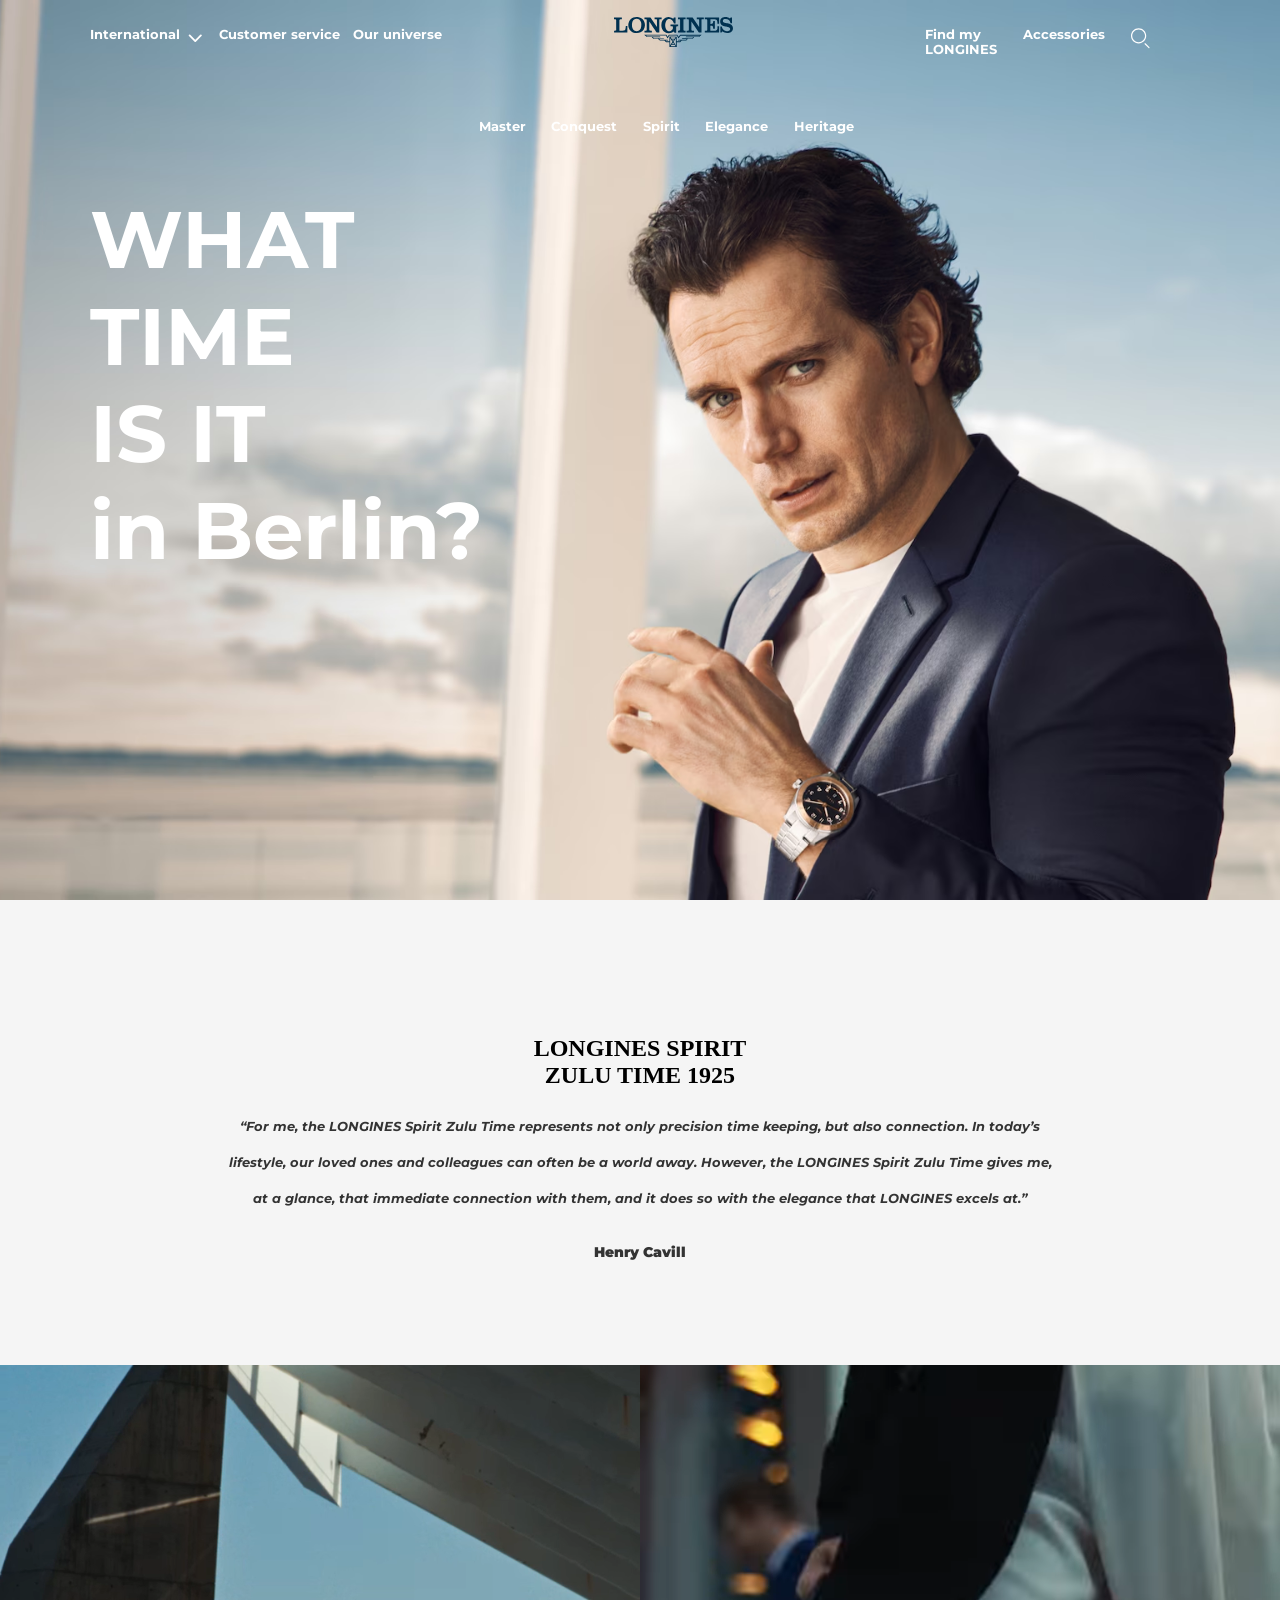
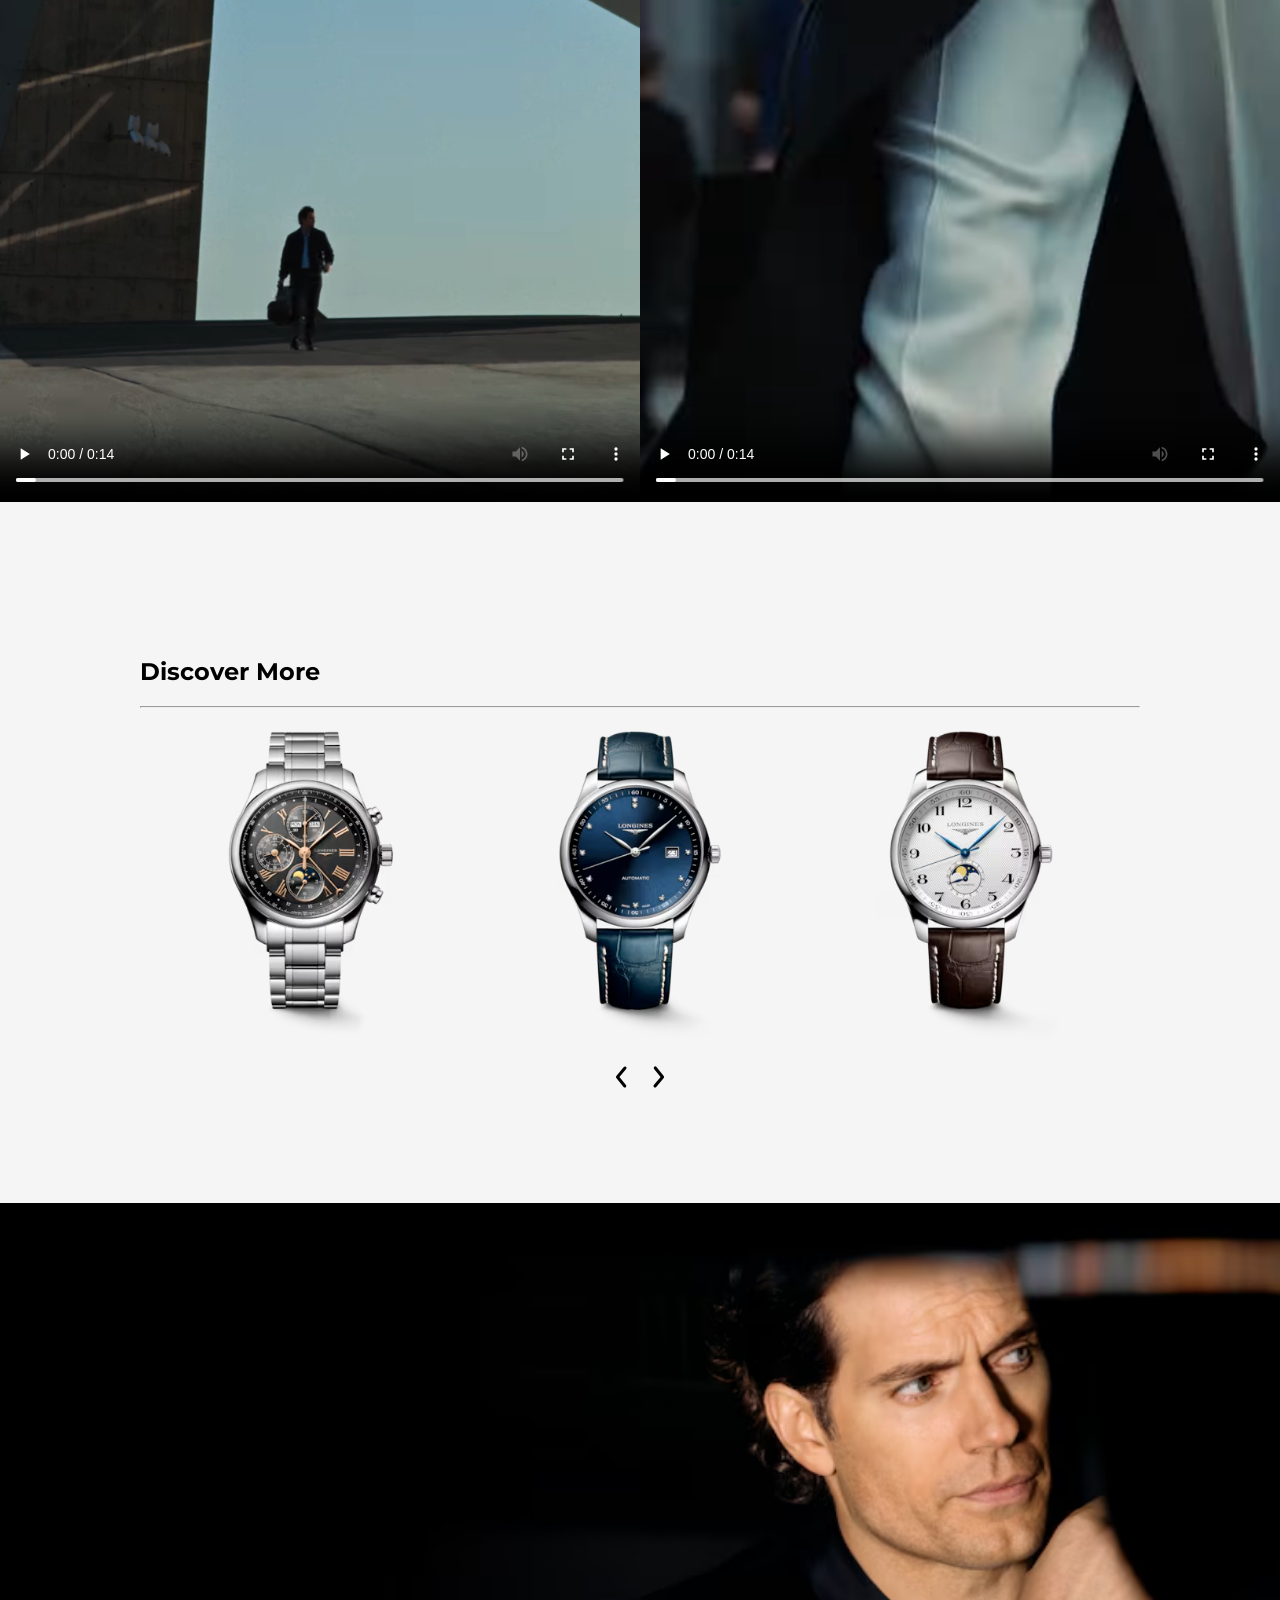
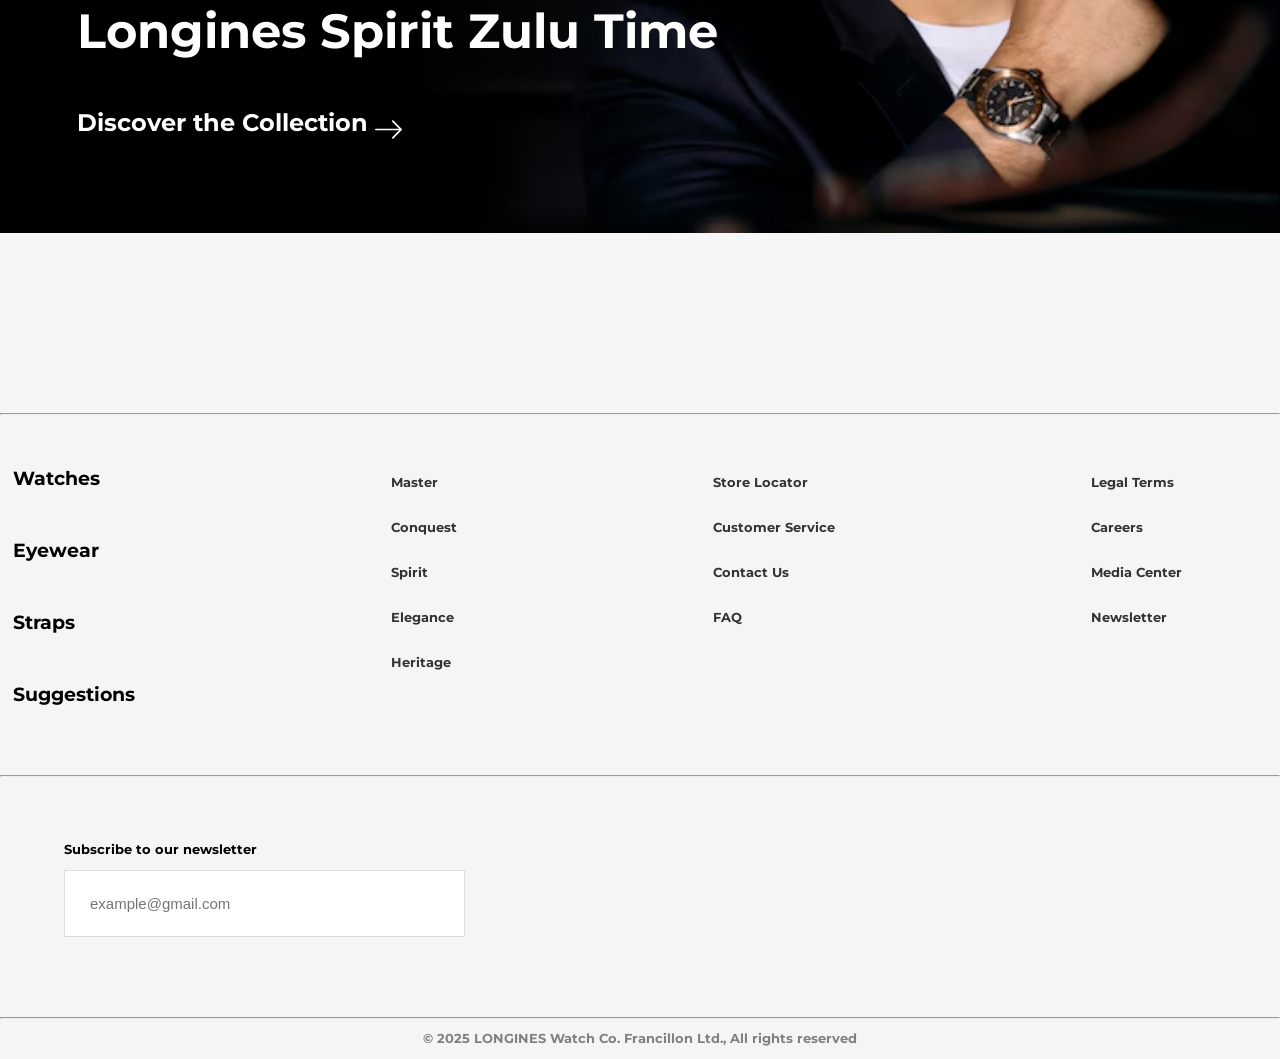
<file: index.html>
<!DOCTYPE html>
<html lang="en">

<head>
    <meta charset="UTF-8" />
    <meta name="viewport" content="width=device-width, initial-scale=1.0" />
    <title>LONGINES</title>
    <link rel="stylesheet" href="style.css">
    <link rel="icon" type="image/x-icon" href="images/longinesLogo.svg" />
    <link href="https://fonts.googleapis.com/css2?family=Montserrat:wght@300;400;600&display=swap" rel="stylesheet">
</head>

<body>

    <div class="first">
        <div class="header-parent">
            <div class="header-div">
                <div class="top-left-header">
                    <nav>
                        <div class="international">

                            <a href="#">International
                                <svg class="down-arrow" xmlns="http://www.w3.org/2000/svg" viewBox="0 0 24 24"
                                    fill="none" stroke="currentColor" stroke-width="2" stroke-linecap="round"
                                    stroke-linejoin="round">
                                    <polyline points="6 9 12 15 18 9" />
                                </svg>
                            </a>


                        </div>
                        <a class="customer-service" href="#">Customer service</a>
                        <a class="our-universe" href="#">Our universe</a>
                    </nav>



                </div>
                <div class="header-title">
                    <h1>
                        <a href="#">
                            <img src="images/title-image-icon.svg" alt="Title Icon" />
                        </a>
                    </h1>
                </div>

                <div class="top-right-header">
                    <nav>
                        <a href="#">Find my LONGINES</a>
                        <a href="#">Accessories</a>
                        <a href="#">
                            <svg width="19" height="20" viewBox="0 0 19 20" fill="none"
                                xmlns="http://www.w3.org/2000/svg" role="presentation" focusable="false">
                                <path
                                    d="M7.62 1.22C11.15 1.22 14.02 4.09 14.02 7.62C14.02 11.15 11.15 14.02 7.62 14.02C4.09 14.02 1.22 11.15 1.22 7.62C1.22 4.09 4.09 1.22 7.62 1.22ZM7.62 0C3.41 0 0 3.41 0 7.62C0 11.83 3.41 15.24 7.62 15.24C11.83 15.24 15.24 11.83 15.24 7.62C15.24 3.41 11.83 0 7.62 0Z"
                                    fill="currentColor"></path>
                                <path
                                    d="M18.0001 19.9999C17.8401 19.9999 17.6901 19.9399 17.5701 19.8199L13.6601 15.9299C13.4201 15.6899 13.4201 15.3099 13.6601 15.0699C13.9001 14.8299 14.2801 14.8299 14.5201 15.0699L18.4301 18.9599C18.6701 19.1999 18.6701 19.5799 18.4301 19.8199C18.3101 19.9399 18.1501 19.9999 18.0001 19.9999Z"
                                    fill="currentColor"></path>
                            </svg>
                        </a>
                    </nav>

                </div>

                <div class="hamburger">
                    <svg class="ham-btn" width="24" height="24" viewBox="0 0 24 24" fill="none"
                        xmlns="http://www.w3.org/2000/svg">
                        <path d="M4 6H20" stroke="white" stroke-width="1.7" stroke-linecap="round" />
                        <path d="M4 12H20" stroke="white" stroke-width="1.7" stroke-linecap="round" />
                        <path d="M4 18H20" stroke="white" stroke-width="1.7" stroke-linecap="round" />
                    </svg>
                </div>

                <div class="cross-icon"><svg width="21" height="21" viewBox="0 0 21 21" fill="black"
                        xmlns="http://www.w3.org/2000/svg" role="presentation" focusable="false">
                        <path
                            d="M11.4125 10.9921L19.7125 2.69898C20.1025 2.30884 20.1025 1.6786 19.7125 1.28845C19.3225 0.898307 18.6925 0.898307 18.3025 1.28845L10.0025 9.58156L1.7125 1.27845C1.3225 0.888303 0.6825 0.888303 0.2925 1.27845C-0.0975 1.6686 -0.0975 2.30884 0.2925 2.69898L8.5925 10.9921L0.2925 19.2852C-0.0975 19.6754 -0.0975 20.3056 0.2925 20.6957C0.4925 20.8958 0.7425 20.9858 1.0025 20.9858C1.2625 20.9858 1.5125 20.8858 1.7125 20.6957L10.0025 12.4026L18.2925 20.6957C18.4925 20.8958 18.7425 20.9858 19.0025 20.9858C19.2625 20.9858 19.5125 20.8858 19.7125 20.6957C20.1025 20.3056 20.1025 19.6754 19.7125 19.2852L11.4125 10.9921Z">
                        </path>
                    </svg></div>
                <div class="hamburger-menu">
                    <a href="#">Master</a><svg width="20" height="21" viewBox="0 0 20 21" fill="black"
                        xmlns="http://www.w3.org/2000/svg" role="presentation" focusable="false"
                        class="MenuLevel1_Arrow__jFG4V">
                        <path
                            d="M15.4546 10.7133C15.4546 10.4834 15.3646 10.2435 15.1847 10.0736L6.09927 0.988127C5.74945 0.628307 5.16974 0.628307 4.81991 0.988127C4.47009 1.34795 4.46009 1.91766 4.81991 2.26749L13.2557 10.7133L4.81991 19.159C4.46009 19.5189 4.46009 20.0886 4.81991 20.4484C5.17973 20.8082 5.74945 20.8082 6.10927 20.4484L15.1847 11.3529C15.3646 11.173 15.4546 10.9431 15.4546 10.7133Z">
                        </path>
                    </svg>

                    <a href="#">Conquest</a><svg width="20" height="21" viewBox="0 0 20 21" fill="black"
                        xmlns="http://www.w3.org/2000/svg" role="presentation" focusable="false"
                        class="MenuLevel1_Arrow__jFG4V">
                        <path
                            d="M15.4546 10.7133C15.4546 10.4834 15.3646 10.2435 15.1847 10.0736L6.09927 0.988127C5.74945 0.628307 5.16974 0.628307 4.81991 0.988127C4.47009 1.34795 4.46009 1.91766 4.81991 2.26749L13.2557 10.7133L4.81991 19.159C4.46009 19.5189 4.46009 20.0886 4.81991 20.4484C5.17973 20.8082 5.74945 20.8082 6.10927 20.4484L15.1847 11.3529C15.3646 11.173 15.4546 10.9431 15.4546 10.7133Z">
                        </path>
                    </svg>

                    <a href="#">Spirit</a><svg width="20" height="21" viewBox="0 0 20 21" fill="black"
                        xmlns="http://www.w3.org/2000/svg" role="presentation" focusable="false"
                        class="MenuLevel1_Arrow__jFG4V">
                        <path
                            d="M15.4546 10.7133C15.4546 10.4834 15.3646 10.2435 15.1847 10.0736L6.09927 0.988127C5.74945 0.628307 5.16974 0.628307 4.81991 0.988127C4.47009 1.34795 4.46009 1.91766 4.81991 2.26749L13.2557 10.7133L4.81991 19.159C4.46009 19.5189 4.46009 20.0886 4.81991 20.4484C5.17973 20.8082 5.74945 20.8082 6.10927 20.4484L15.1847 11.3529C15.3646 11.173 15.4546 10.9431 15.4546 10.7133Z">
                        </path>
                    </svg>

                    <a href="#" class="elegance">Elegance</a><svg width="20" height="21" viewBox="0 0 20 21"
                        fill="black" xmlns="http://www.w3.org/2000/svg" role="presentation" focusable="false"
                        class="MenuLevel1_Arrow__jFG4V">
                        <path
                            d="M15.4546 10.7133C15.4546 10.4834 15.3646 10.2435 15.1847 10.0736L6.09927 0.988127C5.74945 0.628307 5.16974 0.628307 4.81991 0.988127C4.47009 1.34795 4.46009 1.91766 4.81991 2.26749L13.2557 10.7133L4.81991 19.159C4.46009 19.5189 4.46009 20.0886 4.81991 20.4484C5.17973 20.8082 5.74945 20.8082 6.10927 20.4484L15.1847 11.3529C15.3646 11.173 15.4546 10.9431 15.4546 10.7133Z">
                        </path>
                    </svg>


                    <a href="#" class="heritage">Heritage</a><svg width="20" height="21" viewBox="0 0 20 21"
                        fill="black" xmlns="http://www.w3.org/2000/svg" role="presentation" focusable="false"
                        class="MenuLevel1_Arrow__jFG4V">
                        <path
                            d="M15.4546 10.7133C15.4546 10.4834 15.3646 10.2435 15.1847 10.0736L6.09927 0.988127C5.74945 0.628307 5.16974 0.628307 4.81991 0.988127C4.47009 1.34795 4.46009 1.91766 4.81991 2.26749L13.2557 10.7133L4.81991 19.159C4.46009 19.5189 4.46009 20.0886 4.81991 20.4484C5.17973 20.8082 5.74945 20.8082 6.10927 20.4484L15.1847 11.3529C15.3646 11.173 15.4546 10.9431 15.4546 10.7133Z">
                        </path>
                    </svg>


                </div>






            </div>

            <div class="main-navbar">
                <nav>
                    <div class="master">
                        <a href="#">Master</a>
                    </div>
                    <div class="conquest">
                        <a href="#">Conquest</a>
                    </div>
                    <div class="spirit">
                        <a href="#">Spirit</a>
                    </div>
                    <div class="elegance">
                        <a href="#">Elegance</a>
                    </div>
                    <div class="heritage">
                        <a href="#">Heritage</a>
                    </div>

                </nav>
            </div>
        </div>



        <div class="main-changing-text">
            <span>WHAT</span><span>TIME</span><span>IS IT</span>
            <span id="changing-text">THERE?</span>
        </div>

    </div>



    <div class="main-desc">
        <h2>LONGINES SPIRIT<br>ZULU TIME 1925</h2>
        <p>
            “For me, the LONGINES Spirit Zulu Time represents not only precision time keeping, but also connection.
            In today’s lifestyle, our loved ones and colleagues can often be a world away.
            However, the LONGINES Spirit Zulu Time gives me, at a glance, that immediate connection with them,
            and it does so with the elegance that LONGINES excels at.”
        </p>
        <span>Henry Cavill</span>
    </div>
    <div class="videos">
        <video id="video1" src="videos/video-left.webm" loop controls></video>
        <video id="video2" src="videos/video-right.webm" loop controls></video>
    </div>

    <div class="slider">
        <h2>Discover More</h2>
        <hr>
        <div class="slider-track">
            <div class="slide"><img src="images/Master Collection Chronograph image.avif" alt="Slide 1"></div>
            <div class="slide"><img src="images/master collection image.avif" alt="Slide 2"></div>
            <div class="slide"><img src="images/Master Collection Moonphase.avif" alt="Slide 3"></div>
            <div class="slide"><img src="images/The Longines Master Collection GMT.avif" alt="Slide 4"></div>
        </div>
        <div class="slider-nav">
            <svg class="prev" viewBox="0 0 24 24" xmlns="http://www.w3.org/2000/svg">
                <path
                    d="M13.83 19a1 1 0 0 1-.78-.37l-4.83-6a1 1 0 0 1 0-1.27l5-6a1 1 0 0 1 1.54 1.28L10.29 12l4.32 5.36a1 1 0 0 1-.78 1.64z" />
            </svg>
            <svg class="next" viewBox="0 0 24 24">
                <path
                    d="M10 19a1 1 0 0 1-.64-.23 1 1 0 0 1-.13-1.41L13.71 12 9.39 6.63a1 1 0 0 1 .15-1.41 1 1 0 0 1 1.46.15l4.83 6a1 1 0 0 1 0 1.27l-5 6A1 1 0 0 1 10 19z" />
            </svg>
        </div>
    </div>


    <div class="last-image">
        <div class="last-image-text">
            <p>Longines Spirit Zulu Time</p>
            <a href="#"> Discover the Collection <svg viewBox="0 0 32 32" xmlns="http://www.w3.org/2000/svg">
                    <path
                        d="M32 16.009c0-.267-.11-.522-.293-.714l-9.899-9.999c-.391-.395-1.024-.394-1.414 0-.391.394-.391 1.034 0 1.428l8.193 8.275H1c-.552 0-1 .452-1 1.01s.448 1.01 1 1.01h27.586l-8.192 8.275c-.391.394-.39 1.034 0 1.428.391.394 1.024.394 1.414 0l9.899-9.999C31.894 16.534 31.997 16.274 32 16.009z" />
                </svg></a>
        </div>

    </div>
    <footer>
        <hr />
        <div class="footer">
            <div class="footer-list-1">
                <a href="#">Watches</a>
                <a href="#">Eyewear</a>
                <a href="#">Straps</a>
                <a href="#">Suggestions</a>
            </div>

            <div class="footer-list-2">
                <a href="#">Master</a>
                <a href="#">Conquest</a>
                <a href="#">Spirit</a>
                <a href="#">Elegance</a>
                <a href="#">Heritage</a>
            </div>

            <div class="footer-list-3">
                <a href="#">Store Locator</a>
                <a href="#">Customer Service</a>
                <a href="#">Contact Us</a>
                <a href="#">FAQ</a>
            </div>

            <div class="footer-list-4">
                <a href="#">Legal Terms</a>
                <a href="#">Careers</a>
                <a href="#">Media Center</a>
                <a href="#">Newsletter</a>
            </div>
        </div>
        <div class="footer-responsive">
            <div class="menu-container">
                <div class="menu-item" onclick="toggleExpand(this)">
                    <span class="menu-text">Products</span>
                    <div class="dropdown-icon">
                        <svg viewBox="0 0 20 20" fill="none" xmlns="http://www.w3.org/2000/svg">
                            <circle cx="10" cy="10" r="9" stroke="#4a90e2" stroke-width="2" fill="none" />
                            <path d="m7 9 3 3 3-3" stroke="#4a90e2" stroke-width="2" stroke-linecap="round"
                                stroke-linejoin="round" />
                        </svg>
                    </div>
                </div>
                <div class="submenu">
                    <div class="submenu-item">Watches</div>
                    <div class="submenu-item">Eyewear</div>
                    <div class="submenu-item">Straps</div>
                    <div class="submenu-item">Suggestions</div>
                </div>

                <div class="menu-item" onclick="toggleExpand(this)">
                    <span class="menu-text">Atmospheres</span>
                    <div class="dropdown-icon">
                        <svg viewBox="0 0 20 20" fill="none" xmlns="http://www.w3.org/2000/svg">
                            <circle cx="10" cy="10" r="9" stroke="#4a90e2" stroke-width="2" fill="none" />
                            <path d="m7 9 3 3 3-3" stroke="#4a90e2" stroke-width="2" stroke-linecap="round"
                                stroke-linejoin="round" />
                        </svg>
                    </div>
                </div>
                <div class="submenu">
                    <div class="submenu-item">Master</div>
                    <div class="submenu-item">Conquest</div>
                    <div class="submenu-item">Spirit</div>
                    <div class="submenu-item">Elegance</div>
                    <div class="submenu-item">Heritage</div>
                </div>

                <div class="menu-item" onclick="toggleExpand(this)">
                    <span class="menu-text">Assistance</span>
                    <div class="dropdown-icon">
                        <svg viewBox="0 0 20 20" fill="none" xmlns="http://www.w3.org/2000/svg">
                            <circle cx="10" cy="10" r="9" stroke="#4a90e2" stroke-width="2" fill="none" />
                            <path d="m7 9 3 3 3-3" stroke="#4a90e2" stroke-width="2" stroke-linecap="round"
                                stroke-linejoin="round" />
                        </svg>
                    </div>
                </div>
                <div class="submenu">
                    <div class="submenu-item">Store Locator</div>
                    <div class="submenu-item">Customer Service</div>
                    <div class="submenu-item">Contact Us</div>
                    <div class="submenu-item">FAQ</div>
                    <div class="submenu-item">Legal Terms</div>
                    <div class="submenu-item">Careers</div>
                </div>
            </div>

        </div>


        <hr />

        <div class="footer-subscribe">
            <label for="mail">Subscribe to our newsletter</label>
            <input type="email" id="mail" placeholder="example@gmail.com" />
        </div>

        <hr />
        <div class="footer-last">
            <p>&copy 2025 LONGINES Watch Co. Francillon Ltd., All rights reserved</p>
        </div>
    </footer>






    <script src="script.js"></script>
</body>

</html>
</file>
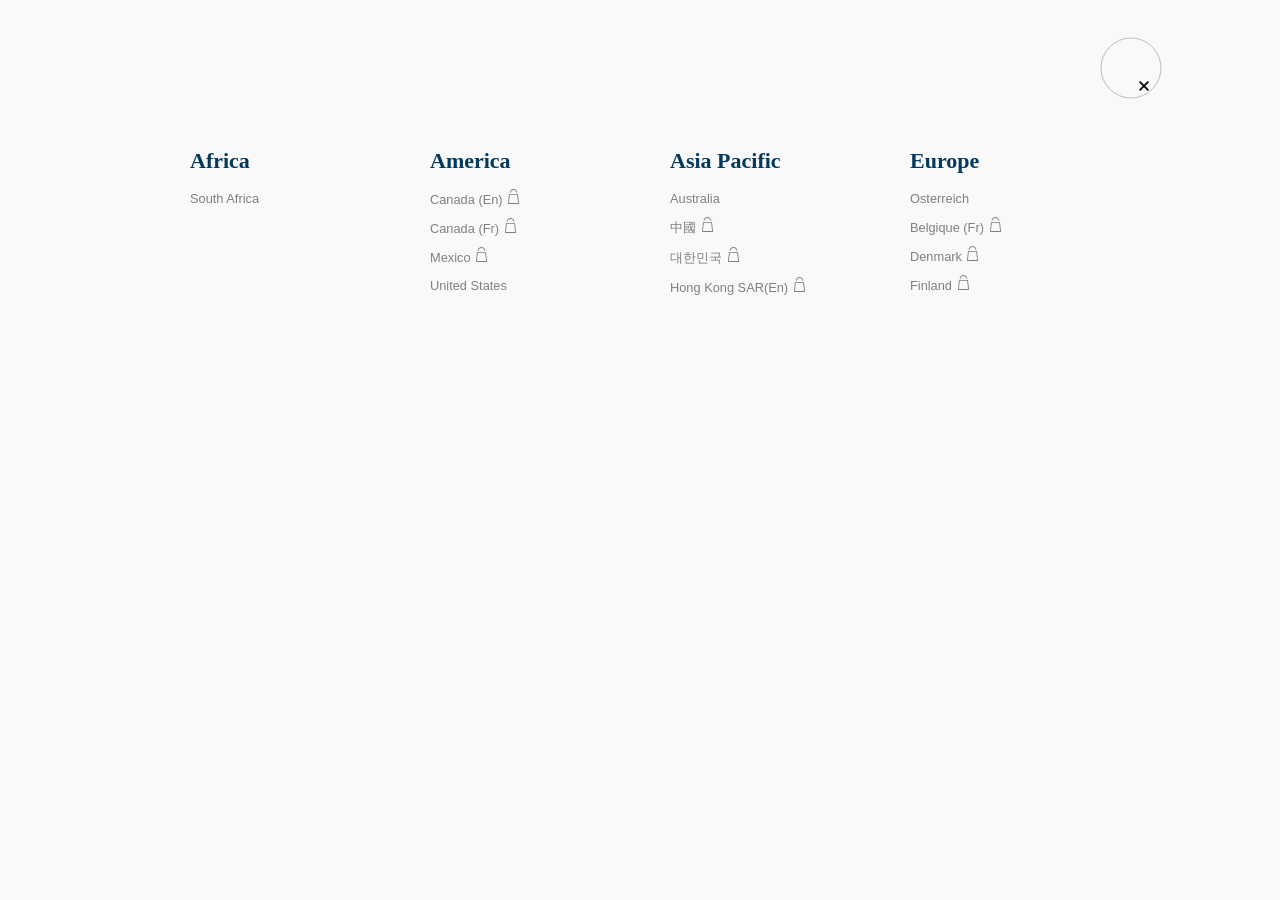
<file: test/intl.html>
<!DOCTYPE html>
<html lang="en">

<head>
    <meta charset="UTF-8">
    <meta name="viewport" content="width=device-width, initial-scale=1.0">
    <title>Intl</title>
    <link rel="stylesheet" href="style2.css">

</head>

<body>
    <div class="mega-menu-partial">
        <div class="close-icon-1">

            <svg class="parent-svg" height="82" xmlns="http://www.w3.org/2000/svg">
                <circle cx="100" cy="50" r="30" stroke="grey" stroke-width="0.5" fill="none" />
            </svg>

            <svg class="child-svg" width="10" height="10" viewBox="0 0 25 25" fill="black"
                xmlns="http://www.w3.org/2000/svg" role="presentation" focusable="false">
                <path
                    d="M25 3.10586L21.8914 0L12.5 9.38319L3.10858 0L0 3.10586L9.39142 12.4891L0 21.8722L3.10858 24.9562L12.5 15.573L21.8914 24.9562L25 21.8722L15.5867 12.4891L25 3.10586Z">
                </path>
            </svg>
        </div>

        <div class="africa">
            <h2>Africa</h2>
            <ul>
                <li><a href="#">South Africa</a></li>
            </ul>
        </div>

        <div class="america">
            <h2>America</h2>
            <ul>
                <li><a href="#">Canada (En)<span>
                            <svg width="15" height="15" viewBox="0 0 15 15" fill="currentColor"
                                xmlns="http://www.w3.org/2000/svg" role="presentation" focusable="false">
                                <path
                                    d="M12.5845 14.9984H2.4059C2.27763 14.9984 2.15691 14.9456 2.06636 14.8475C1.97582 14.7494 1.93809 14.6212 1.95318 14.4929L2.96425 5.31787C2.98689 5.09151 3.18306 4.91797 3.41697 4.91797H11.5659C11.7998 4.91797 11.9884 5.09151 12.0186 5.31787L13.0372 14.4929C13.0523 14.6212 13.007 14.7494 12.924 14.8475C12.841 14.9456 12.7127 14.9984 12.5845 14.9984ZM2.90389 14.093H12.0789L11.1584 5.8234H3.81687L2.90389 14.093Z"
                                    fill="currentColor"></path>
                                <path
                                    d="M11.347 3.84809H10.4416C10.4416 2.22585 9.1212 0.905432 7.49896 0.905432C5.87673 0.905432 4.55631 2.22585 4.55631 3.84809H3.65088C3.65088 1.72787 5.37874 0 7.49896 0C9.61918 0 11.347 1.72787 11.347 3.84809Z"
                                    fill="currentColor"></path>
                            </svg></span></a></li>
                <li><a href="#">Canada (Fr)<span>
                            <svg width="15" height="15" viewBox="0 0 15 15" fill="currentColor"
                                xmlns="http://www.w3.org/2000/svg" role="presentation" focusable="false">
                                <path
                                    d="M12.5845 14.9984H2.4059C2.27763 14.9984 2.15691 14.9456 2.06636 14.8475C1.97582 14.7494 1.93809 14.6212 1.95318 14.4929L2.96425 5.31787C2.98689 5.09151 3.18306 4.91797 3.41697 4.91797H11.5659C11.7998 4.91797 11.9884 5.09151 12.0186 5.31787L13.0372 14.4929C13.0523 14.6212 13.007 14.7494 12.924 14.8475C12.841 14.9456 12.7127 14.9984 12.5845 14.9984ZM2.90389 14.093H12.0789L11.1584 5.8234H3.81687L2.90389 14.093Z"
                                    fill="currentColor"></path>
                                <path
                                    d="M11.347 3.84809H10.4416C10.4416 2.22585 9.1212 0.905432 7.49896 0.905432C5.87673 0.905432 4.55631 2.22585 4.55631 3.84809H3.65088C3.65088 1.72787 5.37874 0 7.49896 0C9.61918 0 11.347 1.72787 11.347 3.84809Z"
                                    fill="currentColor"></path>
                            </svg></span></a></li>
                <li><a href="#">Mexico<span>
                            <svg width="15" height="15" viewBox="0 0 15 15" fill="currentColor"
                                xmlns="http://www.w3.org/2000/svg" role="presentation" focusable="false">
                                <path
                                    d="M12.5845 14.9984H2.4059C2.27763 14.9984 2.15691 14.9456 2.06636 14.8475C1.97582 14.7494 1.93809 14.6212 1.95318 14.4929L2.96425 5.31787C2.98689 5.09151 3.18306 4.91797 3.41697 4.91797H11.5659C11.7998 4.91797 11.9884 5.09151 12.0186 5.31787L13.0372 14.4929C13.0523 14.6212 13.007 14.7494 12.924 14.8475C12.841 14.9456 12.7127 14.9984 12.5845 14.9984ZM2.90389 14.093H12.0789L11.1584 5.8234H3.81687L2.90389 14.093Z"
                                    fill="currentColor"></path>
                                <path
                                    d="M11.347 3.84809H10.4416C10.4416 2.22585 9.1212 0.905432 7.49896 0.905432C5.87673 0.905432 4.55631 2.22585 4.55631 3.84809H3.65088C3.65088 1.72787 5.37874 0 7.49896 0C9.61918 0 11.347 1.72787 11.347 3.84809Z"
                                    fill="currentColor"></path>
                            </svg></span></a></li>
                <li><a href="#">United States</a></li>
            </ul>
        </div>

        <div class="asia">
            <h2>Asia Pacific</h2>
            <ul>
                <li><a href="#">Australia</a></li>
                <li><a href="#">中國<span>
                            <svg width="15" height="15" viewBox="0 0 15 15" fill="currentColor"
                                xmlns="http://www.w3.org/2000/svg" role="presentation" focusable="false">
                                <path
                                    d="M12.5845 14.9984H2.4059C2.27763 14.9984 2.15691 14.9456 2.06636 14.8475C1.97582 14.7494 1.93809 14.6212 1.95318 14.4929L2.96425 5.31787C2.98689 5.09151 3.18306 4.91797 3.41697 4.91797H11.5659C11.7998 4.91797 11.9884 5.09151 12.0186 5.31787L13.0372 14.4929C13.0523 14.6212 13.007 14.7494 12.924 14.8475C12.841 14.9456 12.7127 14.9984 12.5845 14.9984ZM2.90389 14.093H12.0789L11.1584 5.8234H3.81687L2.90389 14.093Z"
                                    fill="currentColor"></path>
                                <path
                                    d="M11.347 3.84809H10.4416C10.4416 2.22585 9.1212 0.905432 7.49896 0.905432C5.87673 0.905432 4.55631 2.22585 4.55631 3.84809H3.65088C3.65088 1.72787 5.37874 0 7.49896 0C9.61918 0 11.347 1.72787 11.347 3.84809Z"
                                    fill="currentColor"></path>
                            </svg></span></a></li>
                <li><a href="#">대한민국<span>
                            <svg width="15" height="15" viewBox="0 0 15 15" fill="currentColor"
                                xmlns="http://www.w3.org/2000/svg" role="presentation" focusable="false">
                                <path
                                    d="M12.5845 14.9984H2.4059C2.27763 14.9984 2.15691 14.9456 2.06636 14.8475C1.97582 14.7494 1.93809 14.6212 1.95318 14.4929L2.96425 5.31787C2.98689 5.09151 3.18306 4.91797 3.41697 4.91797H11.5659C11.7998 4.91797 11.9884 5.09151 12.0186 5.31787L13.0372 14.4929C13.0523 14.6212 13.007 14.7494 12.924 14.8475C12.841 14.9456 12.7127 14.9984 12.5845 14.9984ZM2.90389 14.093H12.0789L11.1584 5.8234H3.81687L2.90389 14.093Z"
                                    fill="currentColor"></path>
                                <path
                                    d="M11.347 3.84809H10.4416C10.4416 2.22585 9.1212 0.905432 7.49896 0.905432C5.87673 0.905432 4.55631 2.22585 4.55631 3.84809H3.65088C3.65088 1.72787 5.37874 0 7.49896 0C9.61918 0 11.347 1.72787 11.347 3.84809Z"
                                    fill="currentColor"></path>
                            </svg></span></a></li>
                <li><a href="#">Hong Kong SAR(En)<span>
                            <svg width="15" height="15" viewBox="0 0 15 15" fill="currentColor"
                                xmlns="http://www.w3.org/2000/svg" role="presentation" focusable="false">
                                <path
                                    d="M12.5845 14.9984H2.4059C2.27763 14.9984 2.15691 14.9456 2.06636 14.8475C1.97582 14.7494 1.93809 14.6212 1.95318 14.4929L2.96425 5.31787C2.98689 5.09151 3.18306 4.91797 3.41697 4.91797H11.5659C11.7998 4.91797 11.9884 5.09151 12.0186 5.31787L13.0372 14.4929C13.0523 14.6212 13.007 14.7494 12.924 14.8475C12.841 14.9456 12.7127 14.9984 12.5845 14.9984ZM2.90389 14.093H12.0789L11.1584 5.8234H3.81687L2.90389 14.093Z"
                                    fill="currentColor"></path>
                                <path
                                    d="M11.347 3.84809H10.4416C10.4416 2.22585 9.1212 0.905432 7.49896 0.905432C5.87673 0.905432 4.55631 2.22585 4.55631 3.84809H3.65088C3.65088 1.72787 5.37874 0 7.49896 0C9.61918 0 11.347 1.72787 11.347 3.84809Z"
                                    fill="currentColor"></path>
                            </svg></span></a></li>
            </ul>
        </div>

        <div class="europe">
            <h2>Europe</h2>
            <ul>
                <li><a href="#">Osterreich</a></li>
                <li><a href="#">Belgique (Fr)<span>
                            <svg width="15" height="15" viewBox="0 0 15 15" fill="currentColor"
                                xmlns="http://www.w3.org/2000/svg" role="presentation" focusable="false">
                                <path
                                    d="M12.5845 14.9984H2.4059C2.27763 14.9984 2.15691 14.9456 2.06636 14.8475C1.97582 14.7494 1.93809 14.6212 1.95318 14.4929L2.96425 5.31787C2.98689 5.09151 3.18306 4.91797 3.41697 4.91797H11.5659C11.7998 4.91797 11.9884 5.09151 12.0186 5.31787L13.0372 14.4929C13.0523 14.6212 13.007 14.7494 12.924 14.8475C12.841 14.9456 12.7127 14.9984 12.5845 14.9984ZM2.90389 14.093H12.0789L11.1584 5.8234H3.81687L2.90389 14.093Z"
                                    fill="currentColor"></path>
                                <path
                                    d="M11.347 3.84809H10.4416C10.4416 2.22585 9.1212 0.905432 7.49896 0.905432C5.87673 0.905432 4.55631 2.22585 4.55631 3.84809H3.65088C3.65088 1.72787 5.37874 0 7.49896 0C9.61918 0 11.347 1.72787 11.347 3.84809Z"
                                    fill="currentColor"></path>
                            </svg></span></a></li>
                <li><a href="#">Denmark<span>
                            <svg width="15" height="15" viewBox="0 0 15 15" fill="currentColor"
                                xmlns="http://www.w3.org/2000/svg" role="presentation" focusable="false">
                                <path
                                    d="M12.5845 14.9984H2.4059C2.27763 14.9984 2.15691 14.9456 2.06636 14.8475C1.97582 14.7494 1.93809 14.6212 1.95318 14.4929L2.96425 5.31787C2.98689 5.09151 3.18306 4.91797 3.41697 4.91797H11.5659C11.7998 4.91797 11.9884 5.09151 12.0186 5.31787L13.0372 14.4929C13.0523 14.6212 13.007 14.7494 12.924 14.8475C12.841 14.9456 12.7127 14.9984 12.5845 14.9984ZM2.90389 14.093H12.0789L11.1584 5.8234H3.81687L2.90389 14.093Z"
                                    fill="currentColor"></path>
                                <path
                                    d="M11.347 3.84809H10.4416C10.4416 2.22585 9.1212 0.905432 7.49896 0.905432C5.87673 0.905432 4.55631 2.22585 4.55631 3.84809H3.65088C3.65088 1.72787 5.37874 0 7.49896 0C9.61918 0 11.347 1.72787 11.347 3.84809Z"
                                    fill="currentColor"></path>
                            </svg></span></a></li>
                <li><a href="#">Finland<span>
                            <svg width="15" height="15" viewBox="0 0 15 15" fill="currentColor"
                                xmlns="http://www.w3.org/2000/svg" role="presentation" focusable="false">
                                <path
                                    d="M12.5845 14.9984H2.4059C2.27763 14.9984 2.15691 14.9456 2.06636 14.8475C1.97582 14.7494 1.93809 14.6212 1.95318 14.4929L2.96425 5.31787C2.98689 5.09151 3.18306 4.91797 3.41697 4.91797H11.5659C11.7998 4.91797 11.9884 5.09151 12.0186 5.31787L13.0372 14.4929C13.0523 14.6212 13.007 14.7494 12.924 14.8475C12.841 14.9456 12.7127 14.9984 12.5845 14.9984ZM2.90389 14.093H12.0789L11.1584 5.8234H3.81687L2.90389 14.093Z"
                                    fill="currentColor"></path>
                                <path
                                    d="M11.347 3.84809H10.4416C10.4416 2.22585 9.1212 0.905432 7.49896 0.905432C5.87673 0.905432 4.55631 2.22585 4.55631 3.84809H3.65088C3.65088 1.72787 5.37874 0 7.49896 0C9.61918 0 11.347 1.72787 11.347 3.84809Z"
                                    fill="currentColor"></path>
                            </svg></span></a></li>
            </ul>
        </div>

    </div>

</body>

</html>
</file>
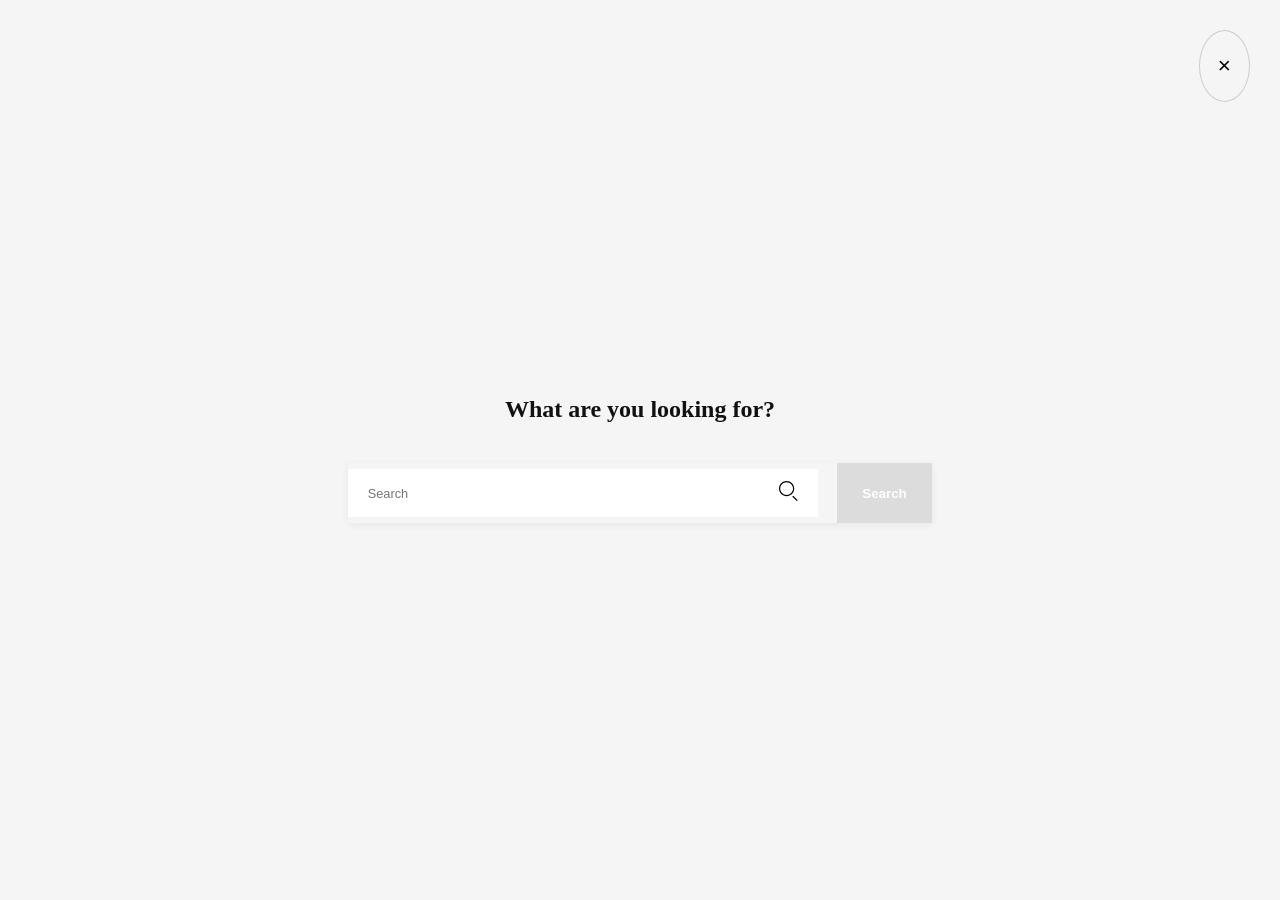
<file: test/search.html>
<!DOCTYPE html>
<html lang="en">

<head>
    <meta charset="UTF-8" />
    <meta name="viewport" content="width=device-width, initial-scale=1.0" />
    <title>Search Menu</title>
    <link rel="stylesheet" href="style3.css">
    
</head>

<body>
    <button class="close-button">&times;</button>
    <div class="search-menu">
        <h2>What are you looking for?</h2>
        <div class="search-bar">
            <input type="text" placeholder="Search" />
            <a href="#">
                <svg width="19" height="20" viewBox="0 0 19 20" fill="none" xmlns="http://www.w3.org/2000/svg"
                    role="presentation" focusable="false">
                    <path
                        d="M7.62 1.22C11.15 1.22 14.02 4.09 14.02 7.62C14.02 11.15 11.15 14.02 7.62 14.02C4.09 14.02 1.22 11.15 1.22 7.62C1.22 4.09 4.09 1.22 7.62 1.22ZM7.62 0C3.41 0 0 3.41 0 7.62C0 11.83 3.41 15.24 7.62 15.24C11.83 15.24 15.24 11.83 15.24 7.62C15.24 3.41 11.83 0 7.62 0Z"
                        fill="currentColor"></path>
                    <path
                        d="M18.0001 19.9999C17.8401 19.9999 17.6901 19.9399 17.5701 19.8199L13.6601 15.9299C13.4201 15.6899 13.4201 15.3099 13.6601 15.0699C13.9001 14.8299 14.2801 14.8299 14.5201 15.0699L18.4301 18.9599C18.6701 19.1999 18.6701 19.5799 18.4301 19.8199C18.3101 19.9399 18.1501 19.9999 18.0001 19.9999Z"
                        fill="currentColor"></path>
                </svg>
            </a>

            <button>Search</button>
        </div>
    </div>
</body>

</html>
</file>
<file: style.css>
body {
    margin: 0;
    padding: 0;
    background: #f5f5f5;
}

.first {
    background: url(images/main-image-henry-cavill.avif) no-repeat center center;
    background-size: cover;
    min-height: 100vh;

    overflow: hidden;
}

.last-image img {
    max-width: 100%;
}

a {
    text-decoration: none;
}

.header-div {
    display: flex;
    gap: 15vw;
    font-family: 'Montserrat', Helvetica, Arial, sans-serif;
    font-size: 0.8em;
    font-weight: bold;
}

.header-div a {
    color: white;

}

svg {
    color: white;
}

.top-left-header nav a img {
    height: 1.5vh;
    position: relative;
    top: 0.2vh;
    left: 0.3vh;
}

.mega-menu-partial,
.mega-menu-master,
.search-menu {
    display: none;
}

.top-left-header nav {
    width: 30vw;
    display: flex;
    gap: 1vw;
    position: relative;
    top: 3vh;
    left: 7vw;
}

.top-right-header nav {
    display: flex;
    gap: 2vw;
    position: relative;
    top: 3vh;
}

.main-navbar {
    display: flex;
    justify-content: center;
    margin-top: -6vh;
}

.main-navbar a {
    color: white;
}

.main-navbar nav {
    margin-bottom: 2vh;
    display: flex;
    gap: 2vw;
    font-family: 'Montserrat', Helvetica, Arial, sans-serif;
    font-size: 0.8em;
    font-weight: bold;
}

.main-changing-text {
    display: flex;
    flex-direction: column;
    font-size: 5em;
    position: relative;
    top: 7vh;
    left: 2vw;
    color: white;
    font-family: 'Montserrat', Helvetica, Arial, sans-serif;
    font-weight: bolder;
    margin-left: 5vw;
    top: 2vh;
}

.international a,
svg {
    display: inline;
    height: 2.5vh;
    color: white;
    vertical-align: top;
}



.header-parent {
    background: linear-gradient(to bottom, #f0f0f0 0%, #f0f0f0 100%);
    background-size: 100% 0%;
    background-repeat: no-repeat;
    background-position: top;
    transition: background-size 0.2s ease;

}


.header-parent:hover {

    background-size: 100% 100%;
}



.header-parent:hover a {
    color: #003150;
}

.header-parent:hover svg {
    color: #003150;
}

.header-parent:hover a:hover {
    color: #009dff;
    transition: color 0.3s ease;
}

.header-parent:hover a:hover svg {
    color: #009dff;
    transition: color 0.3s ease;
    cursor: pointer;
}

.main-desc {
    width: 65%;
    margin: auto;
    text-align: center;
    font-family: 'Montserrat', Helvetica, Arial, sans-serif;
    word-spacing: 20%;
    margin-top: 15vh;
}

.main-desc p {
    font-style: italic;
    font-size: 0.8rem;
    color: #333;
    font-weight: bold;
    line-height: 4vh;
}

.main-desc h2 {
    font-family: Georgia, serif;
}

.main-desc span {
    font-size: 0.9em;
    color: #333;
    font-weight: 900;
    line-height: 5vh;
}

.videos video:nth-of-type(1) {
    width: 50%;
}

.videos video:nth-of-type(2) {
    width: 50%;
}

.videos {
    margin-top: 10vh;
    display: flex;
}

.slider {
    position: relative;
    max-width: 1000px;
    margin: auto;
    overflow: hidden;
    margin-top: 15vh;


}

.slider-track {
    display: flex;
    transition: transform 0.3s ease;
}

.slide {
    min-width: 33%;
    transition: transform 0.3s ease;


}

.slide:hover {
    transform: scale(1.05);
    cursor: pointer;
}

.slide img {

    width: 100%;
    height: auto;
}

.slider-nav {
    text-align: center;
    margin-top: 1vh;
    display: flex;
    justify-content: center;

}

.slider-nav svg {
    height: 4vh;
    cursor: pointer;
}

.slider h2 {
    font-family: 'Montserrat', Helvetica, Arial, sans-serif;
}

.slider hr {
    color: #ebe5e5
}

.last-image {
    margin-top: 12vh;
    background: url(images/last-image.avif) no-repeat;
    height: 70vh;
    background-size: cover;
    background-position: center;
    display: flex;
    flex-direction: column;
    justify-content: flex-end;
}

.last-image-text {
    color: white;
    margin-bottom: 10vh;
    margin-left: 6vw;
    font-family: 'Montserrat', Helvetica, Arial, sans-serif;
    font-weight: bold;
}

.last-image-text p {
    font-size: 3em;
}

.last-image-text a {
    margin-top: 1.5vh;
    display: inline;
    font-size: 1.5em;
    color: white;
}

.last-image-text svg {
    fill: white;
    margin-top: 0.85vh;
    height: 3vh;
    transition: transform 0.5s ease;
}

.last-image-text a:hover svg {
    transform: translateX(5px);
}

.footer {
    display: flex;
    gap: 20vw;
    line-height: 5vh;
    margin-top: 5vh;
    margin-bottom: 5vh;
}

footer hr:nth-of-type(1) {
    margin-top: 20vh;
}

.footer a {
    color: #333;
    text-decoration: none;
    font-size: 0.8em;
    font-family: 'Montserrat', Helvetica, Arial, sans-serif;
    transition: color 0.3s ease;
    font-weight: bold;

}

.footer a:hover {
    color: #009dff
}



.footer-list-1 a {
    font-weight: bold;
    font-size: 1.2em;
    font-family: 'Montserrat', Helvetica, Arial, sans-serif;
    color: black;
}


.footer-list-1,
.footer-list-2,
.footer-list-3,
.footer-list-4 {
    display: flex;
    flex-direction: column;
}

.footer-list-1 {
    margin-top: -2vh;
    margin-left: 1vw;
    line-height: 8vh;
}

label,
input {
    margin-left: 5vw;
}

label {
    display: block;
    font-family: 'Montserrat', Helvetica, Arial, sans-serif;
    font-weight: bold;
    font-size: 1em;
    margin-top: 5vw;
    margin-bottom: 1vw;
}

input {
    margin-bottom: 8vh;
}

.footer-last {
    margin: auto;
    color: grey;
    font-family: 'Montserrat', Helvetica, Arial, sans-serif;
    font-size: 0.8em;
    font-weight: bold;
}

.hamburger {
    display: none;
    position: absolute;
    right: 8vw;
    top: 16px;
    cursor: pointer;
    z-index: 1000;
}

.hamburger svg {
    width: 30px;
    height: 30px;
}

.main-navbar {
    position: absolute;
    right: 50vw;
    transform: translateX(57%);
}



@media (max-width:768px) {

    * {
        overflow-x: hidden;
    }

    .international,
    .customer-service,
    .our-universe,
    .main-navbar,
    .top-right-header nav a,
    .cross-icon {
        display: none;
    }

    .header-title {
        width: 100%;
        margin-left: 8vw;
    }

    .first {
        background: url(images/main-image-henry-cavill.avif) no-repeat;
        background-size: cover;
        background-position: center center;
    }

    .main-changing-text {
        font-size: 3em;
        margin-top: 15vh;
    }

    .hamburger {
        display: inline;
        margin-top: -1vh;

    }

    .hamburger-menu {
        position: absolute;
        display: grid;
        grid-template-columns: 15vw 3vw;
        column-gap: 45vw;
        row-gap: 10vh;
        padding-bottom: 25vh;
        width: 100%;
        height: 100%;
        background-color: #f5f5f5;
        background-size: cover;
        z-index: 1;
        display: none;

    }


    .hamburger-menu a:nth-of-type(1),
    .hamburger-menu svg:nth-of-type(1) {
        margin-top: 20vh;
    }


    .hamburger-menu a,
    .hamburger-menu svg {
        margin-left: 20vw;
        width: 100%;
    }

    .cross-icon {
        display: none;
        position: absolute;
        right: 7vw;
        top: 5vh;
        z-index: 2000;
    }

    .hamburger-menu a,
    svg {
        color: #003150;
    }


    .videos {
        display: flex;
        flex-direction: column;
    }

    #video1,
    #video2 {
        height: 80vh;
        width: 100vw;
        object-fit: cover;
    }

    .last-image {
        height: 40vh;
    }

    .last-image-text {
        width: 100%;
        margin-bottom: 2vh;
    }

    .last-image-text p {
        font-size: 1.2em;
        margin-bottom: 2vh;
    }

    .last-image-text a {
        font-size: 0.8em;
    }

    .last-image-text svg {
        margin-top: 0.8vh;
    }

    .slider,
    .slider-track,
    .slider-nav {
        overflow-x: auto;
    }

    .slide img {
        display: block;
        overflow-x: auto;
    }

    .slider-nav {
        display: none;
    }

    .footer {
        gap: 16vw;
    }

    .footer a {
        display: inline-block;
        overflow-x: visible;
    }

    .footer-list-1,
    .footer-list-2,
    .footer-list-3,
    .footer-list-4 {
        font-size: 0.7em;

    }

    label {
        min-width: 20vw;
        font-size: 0.7em;
    }

    .header-parent:hover {
        background-size: 0% 0%;
    }

    .wrapper {
        overflow-x: hidden;
        position: relative;
    }

    .footer-subscribe input{
        width: 60%;
    }

}

@media (min-width:1025px) and (max-width:1440px) {

    .header-title {
        margin-left: 3vw;

    }
}

@media (max-width:425px) {
    input {
        height: 4vh;
        width: 50%;
    }

    .header-div a {
        overflow-x: visible;
    }
}

@media (min-width:320px) and (max-width:475px) {
    .main-desc {
        width: 85%;
    }

    .main-desc p {
        line-height: 4vh;
    }
}

@media (max-width:550px) {
    .footer {
        display: none;
    }
}

.menu-container {
    font-family: 'Montserrat', Helvetica, Arial, sans-serif;
    border-radius: 8px;
    width: 100%;
    overflow: hidden;
}

.menu-item {
    display: flex;
    justify-content: space-between;
    align-items: center;
    padding: 16px 20px;
    cursor: pointer;
}

.menu-item:last-child {
    border-bottom: none;
}

.menu-text {
    font-size: 16px;
    font-weight: bold;
    color: #333;
}

.dropdown-icon {
    width: 20px;
    height: 20px;
    transition: transform 0.3s ease;
}

.dropdown-icon svg {
    width: 100%;
    height: 100%;
}

.menu-item.expanded .dropdown-icon {
    transform: rotate(180deg);
}



.submenu {
    max-height: 0;
    overflow: hidden;
    transition: max-height 0.3s ease;
}

.submenu.expanded {
    max-height: 200px;
}

.submenu-item {
    padding: 12px 40px;
    font-size: 12px;
    font-weight: bold;
    color: #555;
    cursor: pointer;
    transition: background-color 0.2s ease;
}

.submenu-item:last-child {
    border-bottom: none;
}

.submenu-item:hover {
    background-color: #e8e8e8;
}

.footer-subscribe{
    padding-right: 40px;
}

.footer-subscribe label{
    font-size: small;
}
.footer-subscribe input{
    width: 30%;
    height: 5vh;
    border: 1px solid gainsboro;
    outline: none;
    padding-top: 10px;
    padding-bottom: 10px;
    font-size: 15px;
    padding-left: 25px;
    color: gray;
}

.footer-last{
    text-align: center;
}

@media(min-width:550px){
    .footer-responsive{
        display: none;
    }
}

@media(max-width:768px){
    .footer-subscribe input{
        width: 70%;
    }
}

@media(max-width:425px){
    .footer-subscribe input{
        width: 90%;
    }

    .footer-last p{
        font-size: 0.7em;
    }
}

@media(min-width:425px) and (max-width:768px){
    .main-desc{
        width:85%;
    }
}
</file>
<file: test/style2.css>
body {
    margin: 0;
    font-family: 'Georgia', serif;
    background-color: #f9f9f9;
    color: #0a2b3c;
}

.mega-menu-partial {
    display: flex;
    flex-wrap: wrap;
    padding: 40px;
    justify-content: center;
    gap: 60px;
}

.mega-menu-partial>div {
    min-width: 180px;
}

.africa,
.asia,
.europe,
.america {
    margin-top: 10vh;
}



.mega-menu-partial h2 {
    font-size: 22px;
    margin-bottom: 15px;
    color: #02395c;
}

ul {
    list-style: none;
    padding: 0;
    margin: 0;
}

li {
    margin-bottom: 10px;
}

a {
    text-decoration: none;
    color: grey;
    font-size: 14px;
    position: relative;
    padding-right: 16px;
    font-family: 'Montserrat', Helvetica, Arial, sans-serif;
    font-size: 0.8em;
}

a:hover {
    color: #009dff;
}

/* a:hover svg:hover {
    color: #009dff;
} */

/* svg:hover {
    color: #009dff;

} */

a::after {
    content: "";
    position: absolute;
    right: 0;
    top: 0;
    font-size: 12px;
    opacity: 0.6;
}

.close-icon-1 {
    position: absolute;
    top: 2vh;
    right: -5vw;
    color: #009dff;
}

.close-icon-1:hover{
    cursor: pointer;
}

.close-icon-1 svg:nth-of-type(1) {
    position: relative;
    right: 1vw;
    /* left: 7vw; */
}


.close-icon-1 svg:nth-of-type(2) {
    position: absolute;
    right: 15.25vw;
    top: 7vh;

}
.close-icon-1:hover svg{
    fill: #009dff;
}
.close-icon-1:hover circle{
    stroke: #009dff;
}
</file>
<file: test/style3.css>
body {
    margin: 0;
    padding: 0;
    font-family: serif;
    background-color: #f5f5f5;
    display: flex;
    justify-content: center;
    align-items: center;
    flex-direction: column;
    height: 100vh;
    font-family: 'Georgia', serif;
}

.search-menu {
    text-align: center;
    position: relative;
}

.search-menu h2 {
    font-weight: 600;
    font-size: 24px;
    margin-bottom: 40px;
    color: #111;
}

.search-bar {
    display: flex;
    align-items: center;
    box-shadow: 0 2px 8px rgba(0, 0, 0, 0.06);
}

.search-bar input {
    padding: 15px 50px 15px 20px;
    font-size: 16px;
    border: none;
    width: 400px;
    outline: none;
}

.search-bar .icon {
    position: absolute;
    margin-left: 370px;
    pointer-events: none;
}

.search-bar button {
    padding: 2.5vh 2vw;
    height: 100%;
    border: none;
    background-color: #dcdcdc;
    color: white;
    font-weight: bold;
    cursor: pointer;
}

.search-bar button:hover {
    background-color: black;
    color: white;
    transition: background-color 0.3s ease;
    /* transition: color 0.3s ease; */
}

input::placeholder {
    font-family: 'Montserrat', Helvetica, Arial, sans-serif;
    font-size: 0.8em;
}

.close-button {
    position: absolute;
    top: 30px;
    right: 30px;
    width: 40px;
    height: 40px;
    border-radius: 50%;
    border: 1px solid #ccc;
    background-color: transparent;
    font-size: 20px;
    line-height: 40px;
    text-align: center;
    cursor: pointer;
}

svg {
    position: relative;
    right: 3vw;
    color: black;
}

svg:hover {
    color: #009dff;
    transition: color 0.3s ease;
}


.close-button{
    height: 8vh;    
    width: 4vw;
    font-size: 1.4em;
    color: black;
}
.close-button:hover {
  border-color: #333;
  transition: border-color 0.3s ease;
}
</file>
